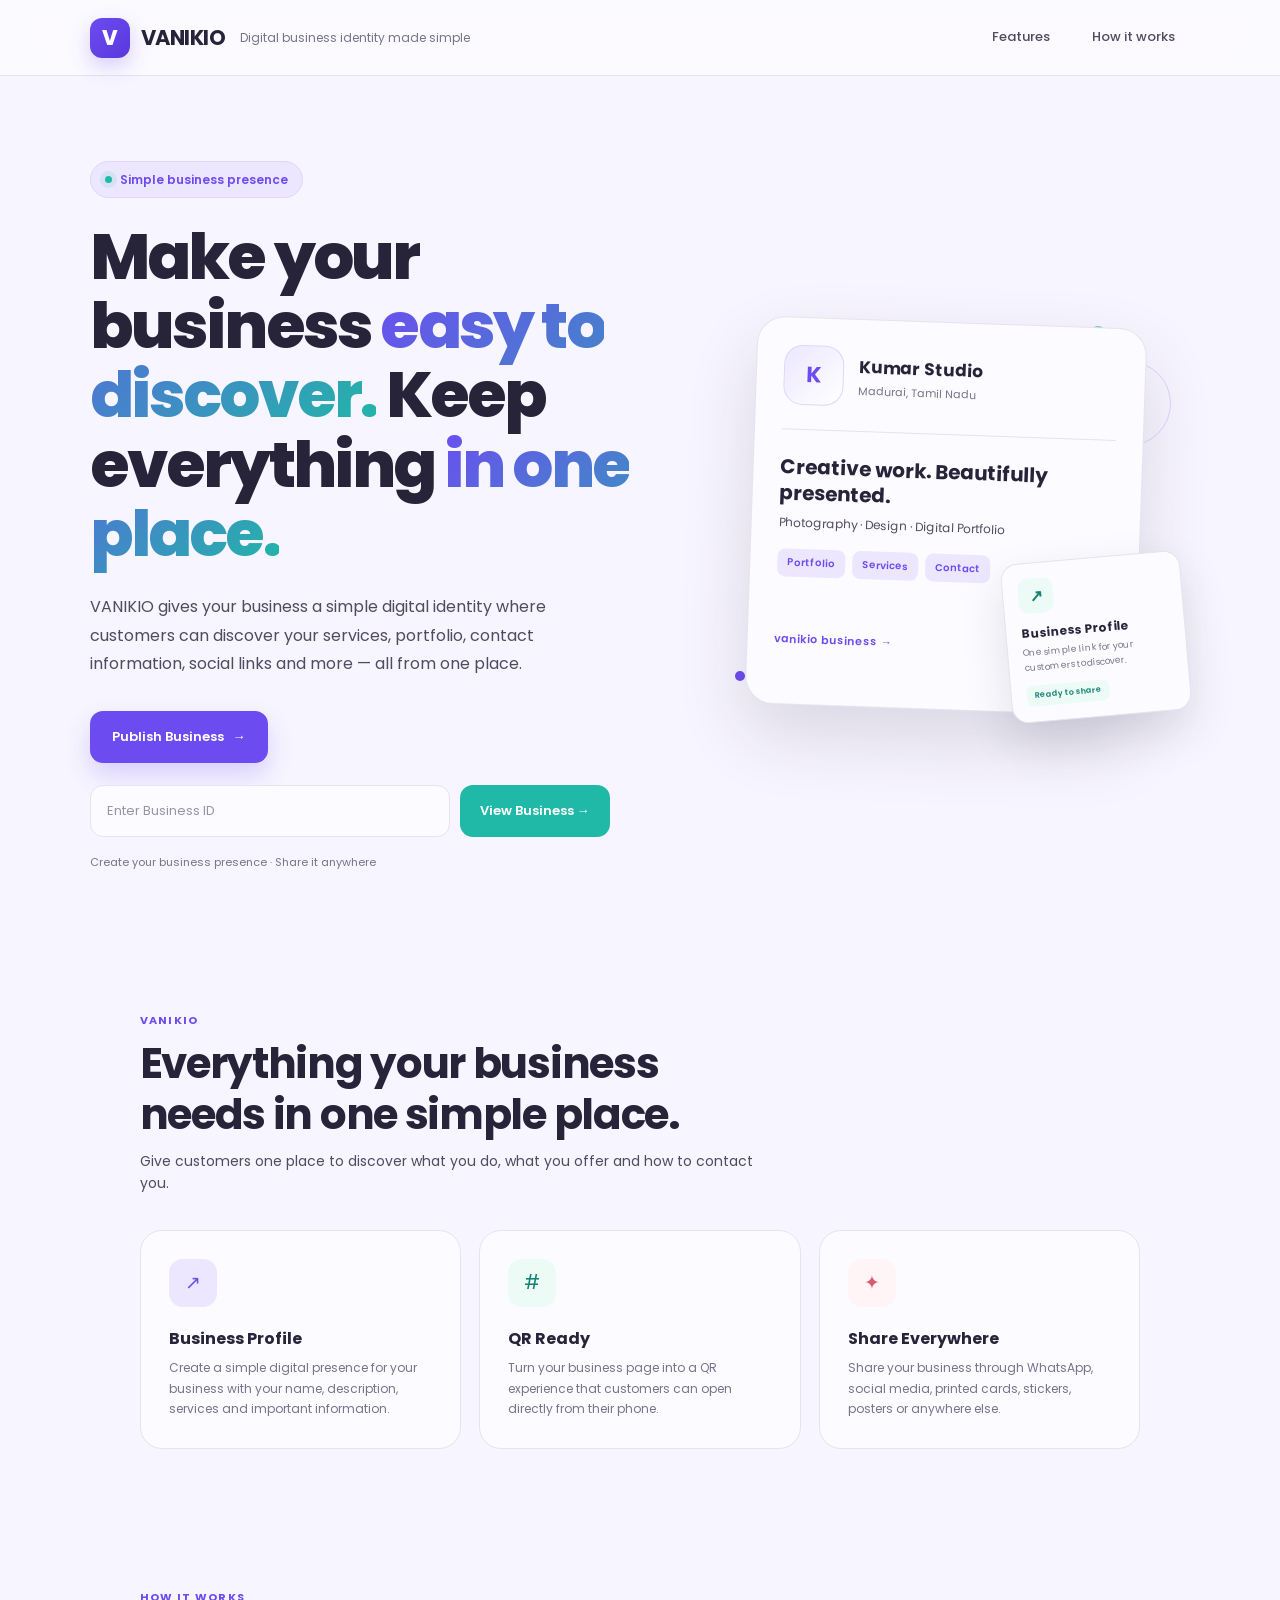
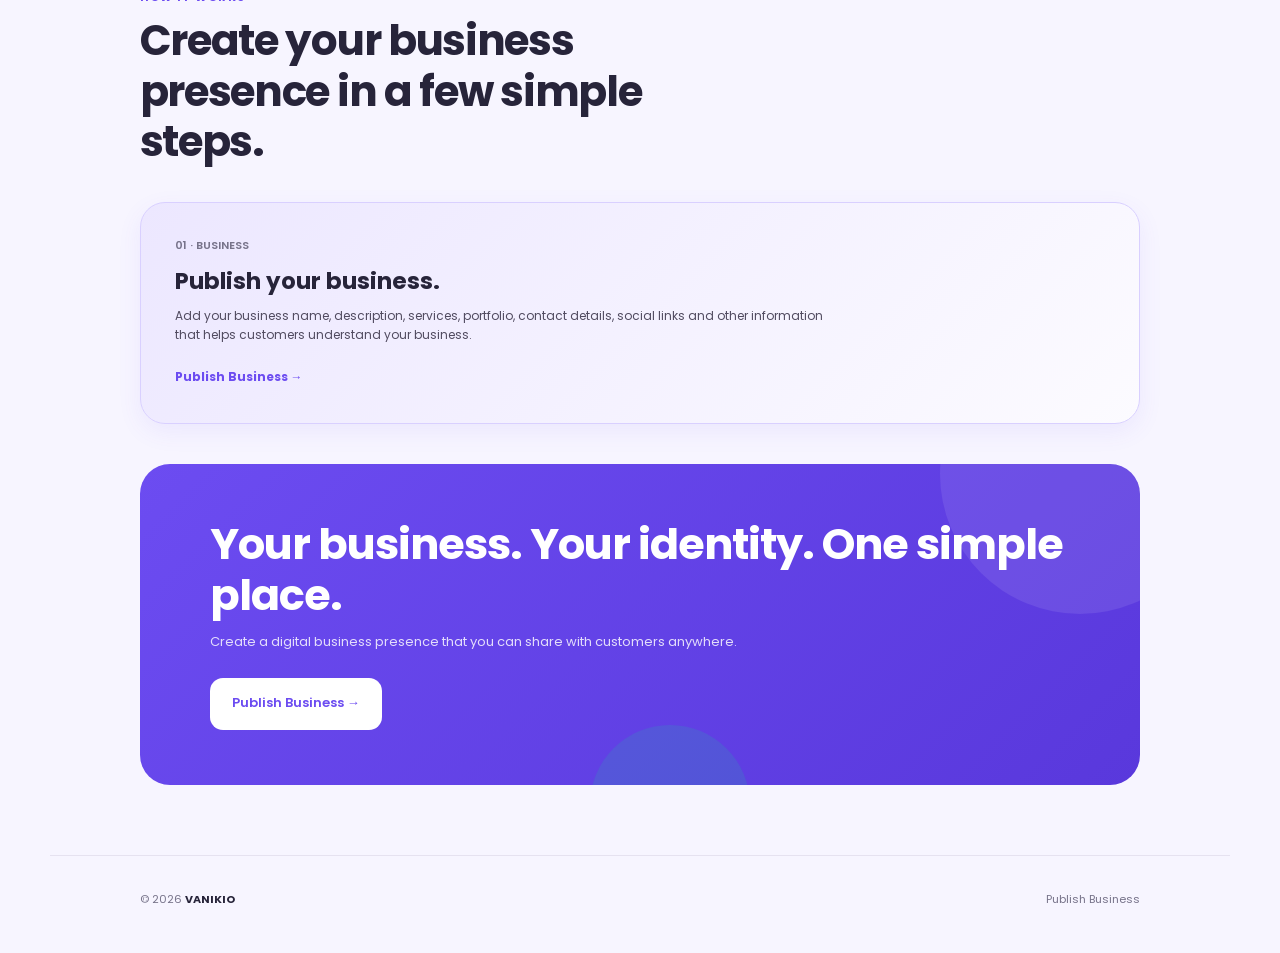
<file: index.html>
<!DOCTYPE html>
<html lang="en">

<head>
    <meta charset="UTF-8">
    <meta name="viewport" content="width=device-width, initial-scale=1.0">

    <title>VANIKIO — Digital Business Identity Made Simple</title>

    <link rel="preconnect" href="https://fonts.googleapis.com">
    <link rel="preconnect" href="https://fonts.gstatic.com" crossorigin>

    <link
        href="https://fonts.googleapis.com/css2?family=Poppins:wght@400;500;600;700;800&display=swap"
        rel="stylesheet"
    >

    <style>

        :root {
            --bg: #f7f5ff;
            --surface: #fcfbff;

            --primary: #6c4cf1;
            --primary-dark: #5938dc;
            --primary-soft: #ece7ff;

            --secondary: #20b8a6;

            --text: #27243a;
            --text-soft: #514b60;
            --muted: #77738a;
            --muted-light: #9993aa;

            --border: #e6e2f0;

            --success: #168271;
            --success-soft: #edfbf7;

            --shadow: 0 20px 60px rgba(108, 76, 241, 0.10);
            --shadow-small: 0 8px 25px rgba(108, 76, 241, 0.08);
        }


        * {
            margin: 0;
            padding: 0;
            box-sizing: border-box;
        }


        html {
            scroll-behavior: smooth;
        }


        body {
            font-family: "Poppins", sans-serif;
            background: var(--bg);
            color: var(--text);
            line-height: 1.6;
            overflow-x: hidden;
        }


        a {
            text-decoration: none;
            color: inherit;
        }


        button {
            font-family: inherit;
        }


        /* =====================================================
           NAVBAR
        ===================================================== */

        .navbar {
            position: sticky;
            top: 0;
            z-index: 1000;

            height: 76px;

            display: flex;
            align-items: center;
            justify-content: space-between;

            padding: 0 7%;

            background: rgba(252, 251, 255, 0.88);

            border-bottom: 1px solid var(--border);

            backdrop-filter: blur(18px);
        }


        .brand {
            display: flex;
            align-items: center;
            gap: 11px;
        }


        .brand-logo {
            width: 40px;
            height: 40px;

            display: flex;
            align-items: center;
            justify-content: center;

            border-radius: 12px;

            background: linear-gradient(
                135deg,
                var(--primary),
                var(--primary-dark)
            );

            color: white;

            font-size: 21px;
            font-weight: 800;

            box-shadow:
                0 8px 20px rgba(108, 76, 241, 0.25);
        }


        .brand-name {
            font-size: 21px;
            font-weight: 700;
            letter-spacing: -0.5px;
        }


        .brand-tag {
            color: var(--muted);
            font-size: 12px;
            margin-left: 4px;
        }


        .nav-right {
            display: flex;
            align-items: center;
            gap: 12px;
        }


        .nav-link {
            color: var(--text-soft);
            font-size: 13px;
            font-weight: 500;

            padding: 9px 15px;

            border-radius: 10px;

            transition: 0.2s ease;
        }


        .nav-link:hover {
            background: var(--primary-soft);
            color: var(--primary);
        }


        /* =====================================================
           HERO
        ===================================================== */

        .hero {
            max-width: 1280px;
            margin: auto;

            min-height: 650px;

            padding: 85px 7% 70px;

            display: grid;

            grid-template-columns:
                1.05fr 0.95fr;

            gap: 70px;

            align-items: center;
        }


        .hero-content {
            position: relative;
            z-index: 2;
        }


        .hero-badge {
            display: inline-flex;
            align-items: center;
            gap: 8px;

            padding: 8px 14px;

            border-radius: 30px;

            background: var(--primary-soft);

            border: 1px solid #ddd5ff;

            color: var(--primary);

            font-size: 12px;
            font-weight: 600;

            margin-bottom: 24px;
        }


        .badge-dot {
            width: 7px;
            height: 7px;

            border-radius: 50%;

            background: var(--secondary);

            box-shadow:
                0 0 0 5px rgba(32, 184, 166, 0.12);
        }


        .hero h1 {
            font-size: clamp(43px, 5vw, 72px);

            line-height: 1.08;

            letter-spacing: -2.8px;

            font-weight: 800;

            max-width: 720px;
        }


        .hero h1 span {
            background: linear-gradient(
                135deg,
                var(--primary),
                var(--secondary)
            );

            -webkit-background-clip: text;
            background-clip: text;

            color: transparent;
        }


        .hero-description {
            max-width: 610px;

            margin-top: 25px;

            font-size: 16px;

            line-height: 1.8;

            color: var(--text-soft);
        }


        /* =====================================================
           HERO ACTION
        ===================================================== */

        .hero-actions {
            display: flex;
            flex-wrap: wrap;

            gap: 12px;

            margin-top: 32px;
        }


        .btn {
            height: 52px;

            padding: 0 22px;

            border-radius: 13px;

            display: inline-flex;

            align-items: center;
            justify-content: center;

            gap: 9px;

            font-size: 13px;
            font-weight: 600;

            cursor: pointer;

            transition:
                transform 0.2s ease,
                box-shadow 0.2s ease,
                background 0.2s ease;

            border: none;
        }


        .btn:hover {
            transform: translateY(-2px);
        }


        .btn-primary {
            background: var(--primary);

            color: white;

            box-shadow:
                0 12px 25px rgba(108, 76, 241, 0.22);
        }


        .btn-primary:hover {
            background: var(--primary-dark);

            box-shadow:
                0 16px 30px rgba(108, 76, 241, 0.28);
        }


        .hero-note {
            margin-top: 17px;

            color: var(--muted);

            font-size: 11px;
        }


        /* =====================================================
           VIEW BUSINESS
           ADDED ONLY FOR BUSINESS ID
        ===================================================== */

        .view-business-box {
            margin-top: 22px;

            display: flex;
            align-items: center;

            gap: 10px;

            max-width: 520px;
        }


        .business-id-input {
            flex: 1;

            height: 52px;

            padding: 0 16px;

            border: 1px solid var(--border);

            border-radius: 13px;

            background: var(--surface);

            color: var(--text);

            font-family: inherit;

            font-size: 13px;

            outline: none;

            transition:
                border-color 0.2s ease,
                box-shadow 0.2s ease;
        }


        .business-id-input:focus {
            border-color: var(--primary);

            box-shadow:
                0 0 0 4px rgba(108, 76, 241, 0.10);
        }


        .business-id-input::placeholder {
            color: var(--muted-light);
        }


        .view-business-btn {
            height: 52px;

            padding: 0 20px;

            border: none;

            border-radius: 13px;

            background: var(--secondary);

            color: white;

            font-family: inherit;

            font-size: 13px;

            font-weight: 600;

            cursor: pointer;

            white-space: nowrap;

            transition:
                transform 0.2s ease,
                background 0.2s ease;
        }


        .view-business-btn:hover {
            transform: translateY(-2px);

            background: #159c8c;
        }


        /* =====================================================
           HERO VISUAL
        ===================================================== */

        .hero-visual {
            position: relative;

            min-height: 510px;

            display: flex;

            align-items: center;
            justify-content: center;
        }


        .visual-orb {
            position: absolute;

            width: 330px;
            height: 330px;

            border-radius: 50%;

            background:
                radial-gradient(
                    circle at 35% 30%,
                    #ffffff 0,
                    var(--primary-soft) 45%,
                    #ddd5ff 100%
                );
        }


        .visual-orb::after {
            content: "";

            position: absolute;

            width: 150px;
            height: 150px;

            right: -35px;
            bottom: 15px;

            border-radius: 50%;

            background: var(--secondary);

            opacity: 0.14;
        }


        /* =====================================================
           BUSINESS CARD
        ===================================================== */

        .profile-card {
            position: relative;
            z-index: 3;

            width: min(390px, 88%);

            padding: 27px;

            background: var(--surface);

            border: 1px solid rgba(230, 226, 240, 0.95);

            border-radius: 28px;

            box-shadow:
                0 30px 70px rgba(39, 36, 58, 0.14);

            transform: rotate(2deg);
        }


        .profile-top {
            display: flex;

            align-items: center;

            gap: 15px;
        }


        .profile-avatar {
            width: 60px;
            height: 60px;

            border-radius: 19px;

            background:
                linear-gradient(
                    135deg,
                    var(--primary-soft),
                    #ffffff
                );

            border: 1px solid #ddd5ff;

            display: flex;

            align-items: center;
            justify-content: center;

            color: var(--primary);

            font-size: 22px;
            font-weight: 700;
        }


        .profile-name {
            font-size: 17px;
            font-weight: 700;
        }


        .profile-location {
            margin-top: 2px;

            color: var(--muted);

            font-size: 11px;
        }


        .profile-line {
            height: 1px;

            background: var(--border);

            margin: 24px 0;
        }


        .profile-heading {
            font-size: 20px;

            font-weight: 700;

            line-height: 1.3;
        }


        .profile-subtitle {
            color: var(--text-soft);

            font-size: 12px;

            margin-top: 7px;
        }


        .profile-tags {
            display: flex;

            gap: 7px;

            flex-wrap: wrap;

            margin-top: 17px;
        }


        .profile-tag {
            padding: 6px 10px;

            border-radius: 8px;

            background: var(--primary-soft);

            color: var(--primary);

            font-size: 10px;

            font-weight: 600;
        }


        .profile-footer {
            display: flex;

            justify-content: space-between;

            align-items: center;

            margin-top: 25px;
        }


        .profile-link {
            font-size: 11px;

            color: var(--primary);

            font-weight: 600;
        }


        /* =====================================================
           QR
        ===================================================== */

        .qr-box {
            width: 75px;
            height: 75px;

            padding: 7px;

            border-radius: 12px;

            background: white;

            border: 1px solid var(--border);

            display: grid;

            grid-template-columns:
                repeat(7, 1fr);

            gap: 2px;
        }


        .qr-box span {
            border-radius: 1px;

            background: var(--text);
        }


        .qr-box span:nth-child(3n),
        .qr-box span:nth-child(5n) {
            background: var(--primary);
        }


        /* =====================================================
           BUSINESS FLOATING CARD
        ===================================================== */

        .share-floating {
            position: absolute;

            z-index: 5;

            right: 1%;

            bottom: 55px;

            width: 180px;

            padding: 15px;

            background: var(--surface);

            border: 1px solid var(--border);

            border-radius: 17px;

            box-shadow:
                0 20px 45px rgba(39, 36, 58, 0.13);

            transform: rotate(-5deg);
        }


        .share-icon {
            width: 35px;
            height: 35px;

            border-radius: 10px;

            display: flex;

            align-items: center;
            justify-content: center;

            background: var(--success-soft);

            color: var(--success);

            font-weight: 700;
        }


        .share-title {
            font-size: 12px;

            font-weight: 700;

            margin-top: 10px;
        }


        .share-text {
            font-size: 9px;

            color: var(--muted);

            margin-top: 3px;
        }


        .share-status {
            margin-top: 11px;

            display: inline-block;

            padding: 4px 8px;

            border-radius: 7px;

            background: var(--success-soft);

            color: var(--success);

            font-size: 8px;

            font-weight: 600;
        }


        /* =====================================================
           DECORATION
        ===================================================== */

        .decor {
            position: absolute;
            border-radius: 50%;
        }


        .decor-one {
            width: 18px;
            height: 18px;

            top: 65px;
            right: 17%;

            background: var(--secondary);

            opacity: 0.7;
        }


        .decor-two {
            width: 10px;
            height: 10px;

            left: 7%;
            bottom: 90px;

            background: var(--primary);
        }


        .decor-three {
            width: 85px;
            height: 85px;

            right: 4%;
            top: 100px;

            border: 1px solid #dcd4ff;

            background: transparent;
        }


        /* =====================================================
           SECTION
        ===================================================== */

        .section {
            max-width: 1180px;

            margin: auto;

            padding: 70px 7%;
        }


        .section-header {
            max-width: 620px;

            margin-bottom: 35px;
        }


        .section-label {
            color: var(--primary);

            font-size: 11px;

            text-transform: uppercase;

            letter-spacing: 1.3px;

            font-weight: 700;

            margin-bottom: 10px;
        }


        .section-title {
            font-size: clamp(28px, 4vw, 42px);

            line-height: 1.2;

            letter-spacing: -1.3px;

            font-weight: 700;
        }


        .section-description {
            color: var(--text-soft);

            font-size: 14px;

            margin-top: 10px;
        }


        /* =====================================================
           FEATURES
        ===================================================== */

        .features {
            display: grid;

            grid-template-columns:
                repeat(3, 1fr);

            gap: 18px;
        }


        .feature {
            padding: 28px;

            background: var(--surface);

            border: 1px solid var(--border);

            border-radius: 22px;

            transition:
                transform 0.2s ease,
                box-shadow 0.2s ease,
                border-color 0.2s ease;
        }


        .feature:hover {
            transform: translateY(-5px);

            border-color: #d7cdfd;

            box-shadow: var(--shadow);
        }


        .feature-icon {
            width: 48px;
            height: 48px;

            border-radius: 14px;

            display: flex;

            align-items: center;
            justify-content: center;

            background: var(--primary-soft);

            color: var(--primary);

            font-size: 19px;

            margin-bottom: 19px;
        }


        .feature:nth-child(2) .feature-icon {
            background: var(--success-soft);

            color: var(--success);
        }


        .feature:nth-child(3) .feature-icon {
            background: #fff4f6;

            color: #d85c6e;
        }


        .feature h3 {
            font-size: 16px;

            margin-bottom: 7px;
        }


        .feature p {
            color: var(--muted);

            font-size: 12px;

            line-height: 1.7;
        }


        /* =====================================================
           BUSINESS PATH
        ===================================================== */

        .paths {
            display: grid;

            grid-template-columns: 1fr;

            gap: 20px;
        }


        .path-card {
            position: relative;

            overflow: hidden;

            padding: 34px;

            border-radius: 25px;

            border: 1px solid var(--border);

            background: var(--surface);

            box-shadow: var(--shadow-small);
        }


        .path-card.primary-path {
            background:
                linear-gradient(
                    135deg,
                    var(--primary-soft),
                    var(--surface)
                );

            border-color: #d9d0ff;
        }


        .path-number {
            font-size: 11px;

            color: var(--muted);

            font-weight: 600;
        }


        .path-card h3 {
            font-size: 23px;

            line-height: 1.3;

            margin-top: 12px;
        }


        .path-card p {
            color: var(--text-soft);

            font-size: 12px;

            margin-top: 9px;

            max-width: 650px;
        }


        .path-action {
            display: inline-flex;

            margin-top: 23px;

            color: var(--primary);

            font-size: 12px;

            font-weight: 700;

            align-items: center;

            gap: 7px;
        }


        /* =====================================================
           CTA
        ===================================================== */

        .cta {
            margin-top: 40px;

            padding: 55px 7%;

            border-radius: 30px;

            background:
                linear-gradient(
                    135deg,
                    var(--primary),
                    var(--primary-dark)
                );

            color: white;

            position: relative;

            overflow: hidden;
        }


        .cta::before {
            content: "";

            position: absolute;

            width: 280px;
            height: 280px;

            border-radius: 50%;

            right: -80px;
            top: -130px;

            background:
                rgba(255,255,255,0.09);
        }


        .cta::after {
            content: "";

            position: absolute;

            width: 160px;
            height: 160px;

            border-radius: 50%;

            left: 45%;
            bottom: -100px;

            background:
                rgba(32,184,166,0.18);
        }


        .cta-content {
            position: relative;

            z-index: 2;
        }


        .cta h2 {
            font-size: clamp(28px, 4vw, 43px);

            line-height: 1.2;

            letter-spacing: -1px;
        }


        .cta p {
            max-width: 560px;

            margin-top: 10px;

            font-size: 13px;

            opacity: 0.82;
        }


        .cta .btn {
            margin-top: 25px;

            background: white;

            color: var(--primary);

            box-shadow: none;
        }


        .cta .btn:hover {
            background: var(--primary-soft);
        }


        /* =====================================================
           FOOTER
        ===================================================== */

        footer {
            max-width: 1180px;

            margin: auto;

            padding: 35px 7% 45px;

            display: flex;

            align-items: center;

            justify-content: space-between;

            border-top: 1px solid var(--border);

            color: var(--muted);

            font-size: 11px;
        }


        .footer-brand {
            font-weight: 700;

            color: var(--text);
        }


        .footer-links {
            display: flex;

            gap: 18px;
        }


        .footer-links a:hover {
            color: var(--primary);
        }


        /* =====================================================
           RESPONSIVE
        ===================================================== */

        @media (max-width: 900px) {

            .hero {
                grid-template-columns: 1fr;

                padding-top: 60px;

                gap: 20px;
            }


            .hero-content {
                text-align: center;
            }


            .hero-description {
                margin-left: auto;
                margin-right: auto;
            }


            .hero-actions {
                justify-content: center;
            }


            .hero-note {
                text-align: center;
            }


            .view-business-box {
                margin-left: auto;
                margin-right: auto;
            }


            .hero-visual {
                min-height: 470px;
            }


            .features {
                grid-template-columns: 1fr;
            }

        }


        @media (max-width: 620px) {

            .navbar {
                height: 68px;

                padding: 0 5%;
            }


            .brand-tag,
            .nav-right .nav-link {
                display: none;
            }


            .hero {
                padding: 55px 5% 40px;
            }


            .hero h1 {
                letter-spacing: -1.8px;
            }


            .hero-description {
                font-size: 14px;
            }


            .hero-actions {
                flex-direction: column;
            }


            .btn {
                width: 100%;
            }


            .view-business-box {
                flex-direction: column;
                width: 100%;
            }


            .business-id-input,
            .view-business-btn {
                width: 100%;
            }


            .hero-visual {
                min-height: 400px;
            }


            .profile-card {
                width: 92%;

                padding: 22px;
            }


            .share-floating {
                right: 0;

                bottom: 25px;

                width: 155px;
            }


            .visual-orb {
                width: 270px;
                height: 270px;
            }


            .section {
                padding: 55px 5%;
            }


            .path-card {
                padding: 27px;
            }


            .cta {
                margin-top: 25px;

                padding: 40px 7%;

                border-radius: 24px;
            }


            footer {
                padding-left: 5%;
                padding-right: 5%;

                flex-direction: column;

                gap: 15px;

                text-align: center;
            }

        }

    </style>
</head>


<body>


    <!-- =====================================================
         NAVBAR
    ===================================================== -->

    <nav class="navbar">

        <a href="#" class="brand">

            <div class="brand-logo">
                V
            </div>

            <div class="brand-name">
                VANIKIO
            </div>

            <span class="brand-tag">
                Digital business identity made simple
            </span>

        </a>


        <div class="nav-right">

            <a href="#features" class="nav-link">
                Features
            </a>

            <a href="#paths" class="nav-link">
                How it works
            </a>

        </div>

    </nav>



    <!-- =====================================================
         HERO
    ===================================================== -->

    <main>

        <section class="hero">


            <div class="hero-content">


                <div class="hero-badge">

                    <span class="badge-dot"></span>

                    Simple business presence

                </div>


                <h1>

                    Make your business
                    <span>easy to discover.</span>

                    Keep everything
                    <span>in one place.</span>

                </h1>


                <p class="hero-description">

                    VANIKIO gives your business a simple digital identity
                    where customers can discover your services, portfolio,
                    contact information, social links and more — all from
                    one place.

                </p>


                <div class="hero-actions">

                    <a
                        href="publishBuisness/publish-buisness.html"
                        class="btn btn-primary"
                    >

                        Publish Business

                        <span>→</span>

                    </a>

                </div>


                <!-- =================================================
                     VIEW BUSINESS
                ================================================= -->

                <div class="view-business-box">

                    <input
                        type="text"
                        id="businessIdInput"
                        class="business-id-input"
                        placeholder="Enter Business ID"
                        autocomplete="off"
                    >

                    <button
                        type="button"
                        class="view-business-btn"
                        onclick="viewBusiness()"
                    >

                        View Business

                        <span>→</span>

                    </button>

                </div>


                <p class="hero-note">

                    Create your business presence · Share it anywhere

                </p>

            </div>



            <!-- =================================================
                 HERO VISUAL
            ================================================= -->

            <div class="hero-visual">

                <div class="visual-orb"></div>

                <div class="decor decor-one"></div>

                <div class="decor decor-two"></div>

                <div class="decor decor-three"></div>


                <div class="profile-card">


                    <div class="profile-top">

                        <div class="profile-avatar">
                            K
                        </div>


                        <div>

                            <div class="profile-name">
                                Kumar Studio
                            </div>

                            <div class="profile-location">
                                Madurai, Tamil Nadu
                            </div>

                        </div>

                    </div>


                    <div class="profile-line"></div>


                    <div class="profile-heading">

                        Creative work.
                        Beautifully presented.

                    </div>


                    <div class="profile-subtitle">

                        Photography · Design · Digital Portfolio

                    </div>


                    <div class="profile-tags">

                        <span class="profile-tag">
                            Portfolio
                        </span>

                        <span class="profile-tag">
                            Services
                        </span>

                        <span class="profile-tag">
                            Contact
                        </span>

                    </div>


                    <div class="profile-footer">

                        <div class="profile-link">
                            vanikio business →
                        </div>


                        <div class="qr-box">

                            <span></span>
                            <span></span>
                            <span></span>
                            <span></span>
                            <span></span>
                            <span></span>
                            <span></span>

                            <span></span>
                            <span></span>
                            <span></span>
                            <span></span>
                            <span></span>
                            <span></span>
                            <span></span>

                            <span></span>
                            <span></span>
                            <span></span>
                            <span></span>
                            <span></span>
                            <span></span>
                            <span></span>

                            <span></span>
                            <span></span>
                            <span></span>
                            <span></span>
                            <span></span>
                            <span></span>
                            <span></span>

                            <span></span>
                            <span></span>
                            <span></span>
                            <span></span>
                            <span></span>
                            <span></span>
                            <span></span>

                            <span></span>
                            <span></span>
                            <span></span>
                            <span></span>
                            <span></span>
                            <span></span>
                            <span></span>

                            <span></span>
                            <span></span>
                            <span></span>
                            <span></span>
                            <span></span>
                            <span></span>
                            <span></span>

                        </div>

                    </div>

                </div>



                <div class="share-floating">

                    <div class="share-icon">
                        ↗
                    </div>

                    <div class="share-title">
                        Business Profile
                    </div>

                    <div class="share-text">

                        One simple link for your
                        customers to discover.

                    </div>

                    <span class="share-status">

                        Ready to share

                    </span>

                </div>

            </div>

        </section>



        <!-- =====================================================
             FEATURES
        ===================================================== -->

        <section class="section" id="features">


            <div class="section-header">

                <div class="section-label">
                    VANIKIO
                </div>

                <h2 class="section-title">

                    Everything your business needs
                    in one simple place.

                </h2>

                <p class="section-description">

                    Give customers one place to discover what
                    you do, what you offer and how to contact you.

                </p>

            </div>


            <div class="features">


                <div class="feature">

                    <div class="feature-icon">
                        ↗
                    </div>

                    <h3>
                        Business Profile
                    </h3>

                    <p>

                        Create a simple digital presence for your
                        business with your name, description,
                        services and important information.

                    </p>

                </div>



                <div class="feature">

                    <div class="feature-icon">
                        #
                    </div>

                    <h3>
                        QR Ready
                    </h3>

                    <p>

                        Turn your business page into a QR experience
                        that customers can open directly from their phone.

                    </p>

                </div>



                <div class="feature">

                    <div class="feature-icon">
                        ✦
                    </div>

                    <h3>
                        Share Everywhere
                    </h3>

                    <p>

                        Share your business through WhatsApp,
                        social media, printed cards, stickers,
                        posters or anywhere else.

                    </p>

                </div>


            </div>

        </section>



        <!-- =====================================================
             BUSINESS PATH
        ===================================================== -->

        <section class="section" id="paths">


            <div class="section-header">

                <div class="section-label">
                    How it works
                </div>

                <h2 class="section-title">

                    Create your business presence
                    in a few simple steps.

                </h2>

            </div>



            <div class="paths">


                <div class="path-card primary-path">

                    <div class="path-number">
                        01 · BUSINESS
                    </div>

                    <h3>
                        Publish your business.
                    </h3>

                    <p>

                        Add your business name, description,
                        services, portfolio, contact details,
                        social links and other information that
                        helps customers understand your business.

                    </p>


                    <a
                        href="publishBuisness/publish-buisness.html"
                        class="path-action"
                    >

                        Publish Business

                        →

                    </a>

                </div>


            </div>



            <!-- =================================================
                 CTA
            ================================================= -->

            <div class="cta">

                <div class="cta-content">

                    <h2>

                        Your business.
                        Your identity.
                        One simple place.

                    </h2>

                    <p>

                        Create a digital business presence that
                        you can share with customers anywhere.

                    </p>


                    <a
                        href="publishBuisness/publish-buisness.html"
                        class="btn"
                    >

                        Publish Business

                        →

                    </a>

                </div>

            </div>

        </section>

    </main>



    <!-- =====================================================
         FOOTER
    ===================================================== -->

    <footer>

        <div>

            © 2026

            <span class="footer-brand">
                VANIKIO
            </span>

        </div>


        <div class="footer-links">

            <a href="publishBuisness/publish-buisness.html">
                Publish Business
            </a>

        </div>

    </footer>


    <!-- =====================================================
         VIEW BUSINESS SCRIPT
    ===================================================== -->

    <script>

        function viewBusiness() {

            const input =
                document.getElementById("businessIdInput");

            const businessId =
                input.value.trim();


            // Empty ID

            if (!businessId) {

                alert(
                    "Please enter a Business ID."
                );

                input.focus();

                return;

            }


            // Basic invalid ID check

            if (
                businessId.length < 5 ||
                businessId.includes(" ") ||
                businessId.includes("/") ||
                businessId.includes("?") ||
                businessId.includes("#")
            ) {

                alert(
                    "Please enter a valid Business ID."
                );

                input.focus();

                return;

            }


            // Open business profile

            window.location.href =
                "view-profile.html?id=" +
                encodeURIComponent(businessId);

        }


        // Allow Enter key

        document
            .getElementById("businessIdInput")
            .addEventListener(
                "keydown",
                function(event) {

                    if (event.key === "Enter") {

                        viewBusiness();

                    }

                }
            );

    </script>


</body>

</html>
</file>
